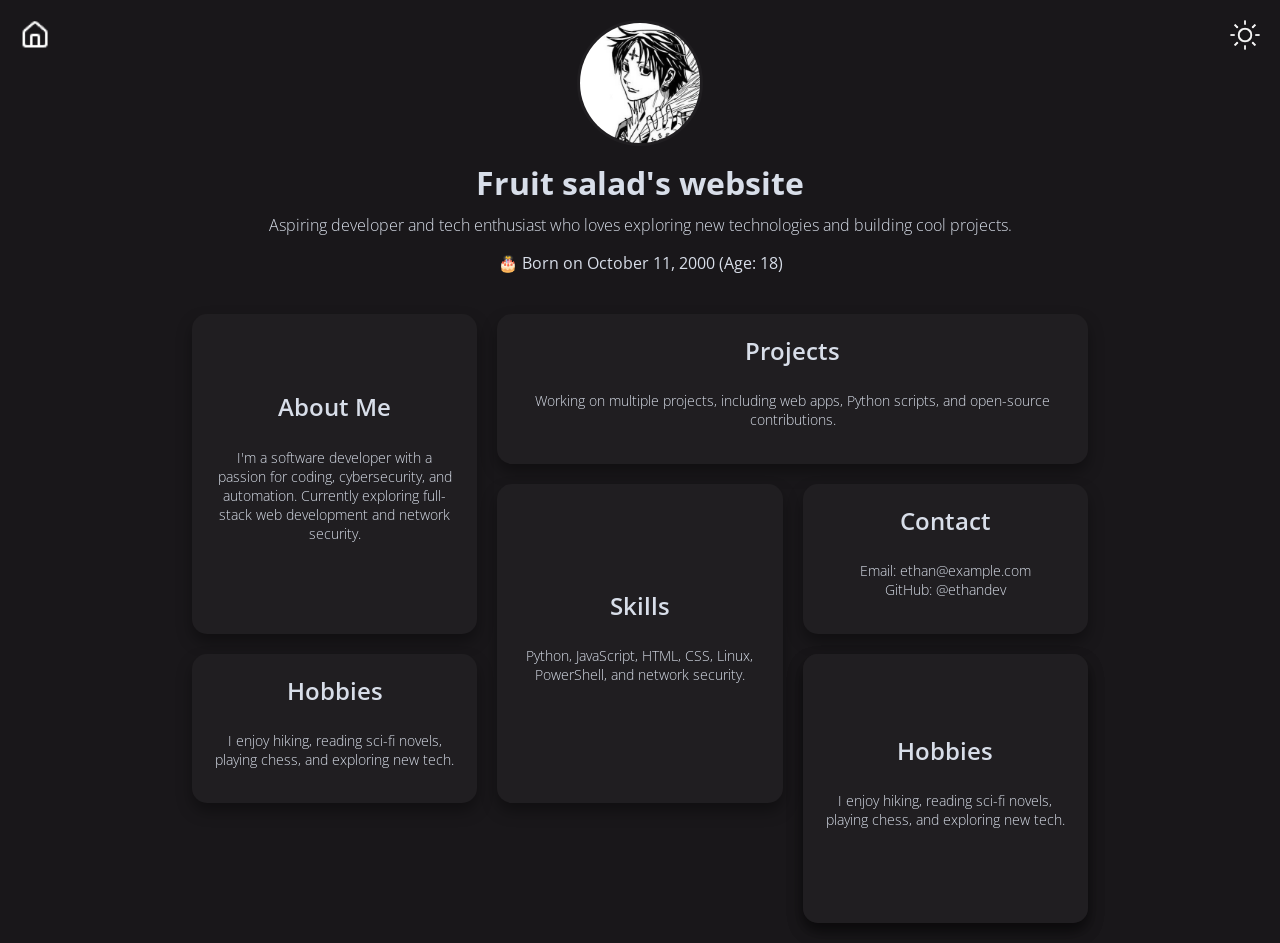
<file: index.html>
<!doctype html>
<html lang="en">
  <head>
    <meta charset="UTF-8" />
    <meta name="viewport" content="width=device-width, initial-scale=1.0" />
    <title>fruitsaladchan</title>
    <link rel="stylesheet" href="assets/css/style.css" />
	<link rel="icon" type="favicon" href="assets/imgs/image.png">
  </head>
  <body>
      <a href="index.html" class="home-icon" id="home-icon">
  <img id="home-icon" src="./assets/imgs/house-white.png" alt="Home">
</a>
    </div>
    <div class="theme-toggle" id="theme-toggle">
      <img id="toggle-icon" src="assets/imgs/sun.png" alt="Toggle Theme" />
    </div>
    <header>
      <img
        class="profile-pic"
        src="assets/imgs/image.png"
        alt="Profile Picture"
      />
      <h1>Fruit salad's website</h1>
      <p class="bio">
        Aspiring developer and tech enthusiast who loves exploring new
        technologies and building cool projects.
      </p>
      <p class="birthday">🎂 Born on October 11, 2000 (Age: 18)</p>
    </header>

    <div class="container">
      <div class="box box1">
        <h2>About Me</h2>
        <p>
          I'm a software developer with a passion for coding, cybersecurity, and
          automation. Currently exploring full-stack web development and network
          security.
        </p>
      </div>
      <div class="box box2">
        <h2>Projects</h2>
        <p>
          Working on multiple projects, including web apps, Python scripts, and
          open-source contributions.
        </p>
      </div>
      <div class="box box3">
        <h2>Skills</h2>
        <p>
          Python, JavaScript, HTML, CSS, Linux, PowerShell, and network
          security.
        </p>
      </div>
      <div class="box box4">
        <h2>Contact</h2>
        <p>Email: ethan@example.com<br />GitHub: @ethandev</p>
      </div>
      <div class="box box5">
        <h2>Links</h2>
        <p>
          <a href="https://github.com/fruitsaladchan">GitHub</a><br />
          <a href="https://www.linkedin.com/in/ethandev" target="_blank"
            >LinkedIn</a
          ><br />
          <a href="https://ethanportfolio.com" target="_blank">Portfolio</a>
        </p>
      </div>
      <div class="box box6">
        <h2>Hobbies</h2>
        <p>
          I enjoy hiking, reading sci-fi novels, playing chess, and exploring
          new tech.
        </p>
      </div>
      <div class="box box7">
        <h2>Hobbies</h2>
        <p>
          I enjoy hiking, reading sci-fi novels, playing chess, and exploring
          new tech.
        </p>
      </div>
    </div>

    <script src="assets/js/script.js"></script>
  </body>
</html>
</file>
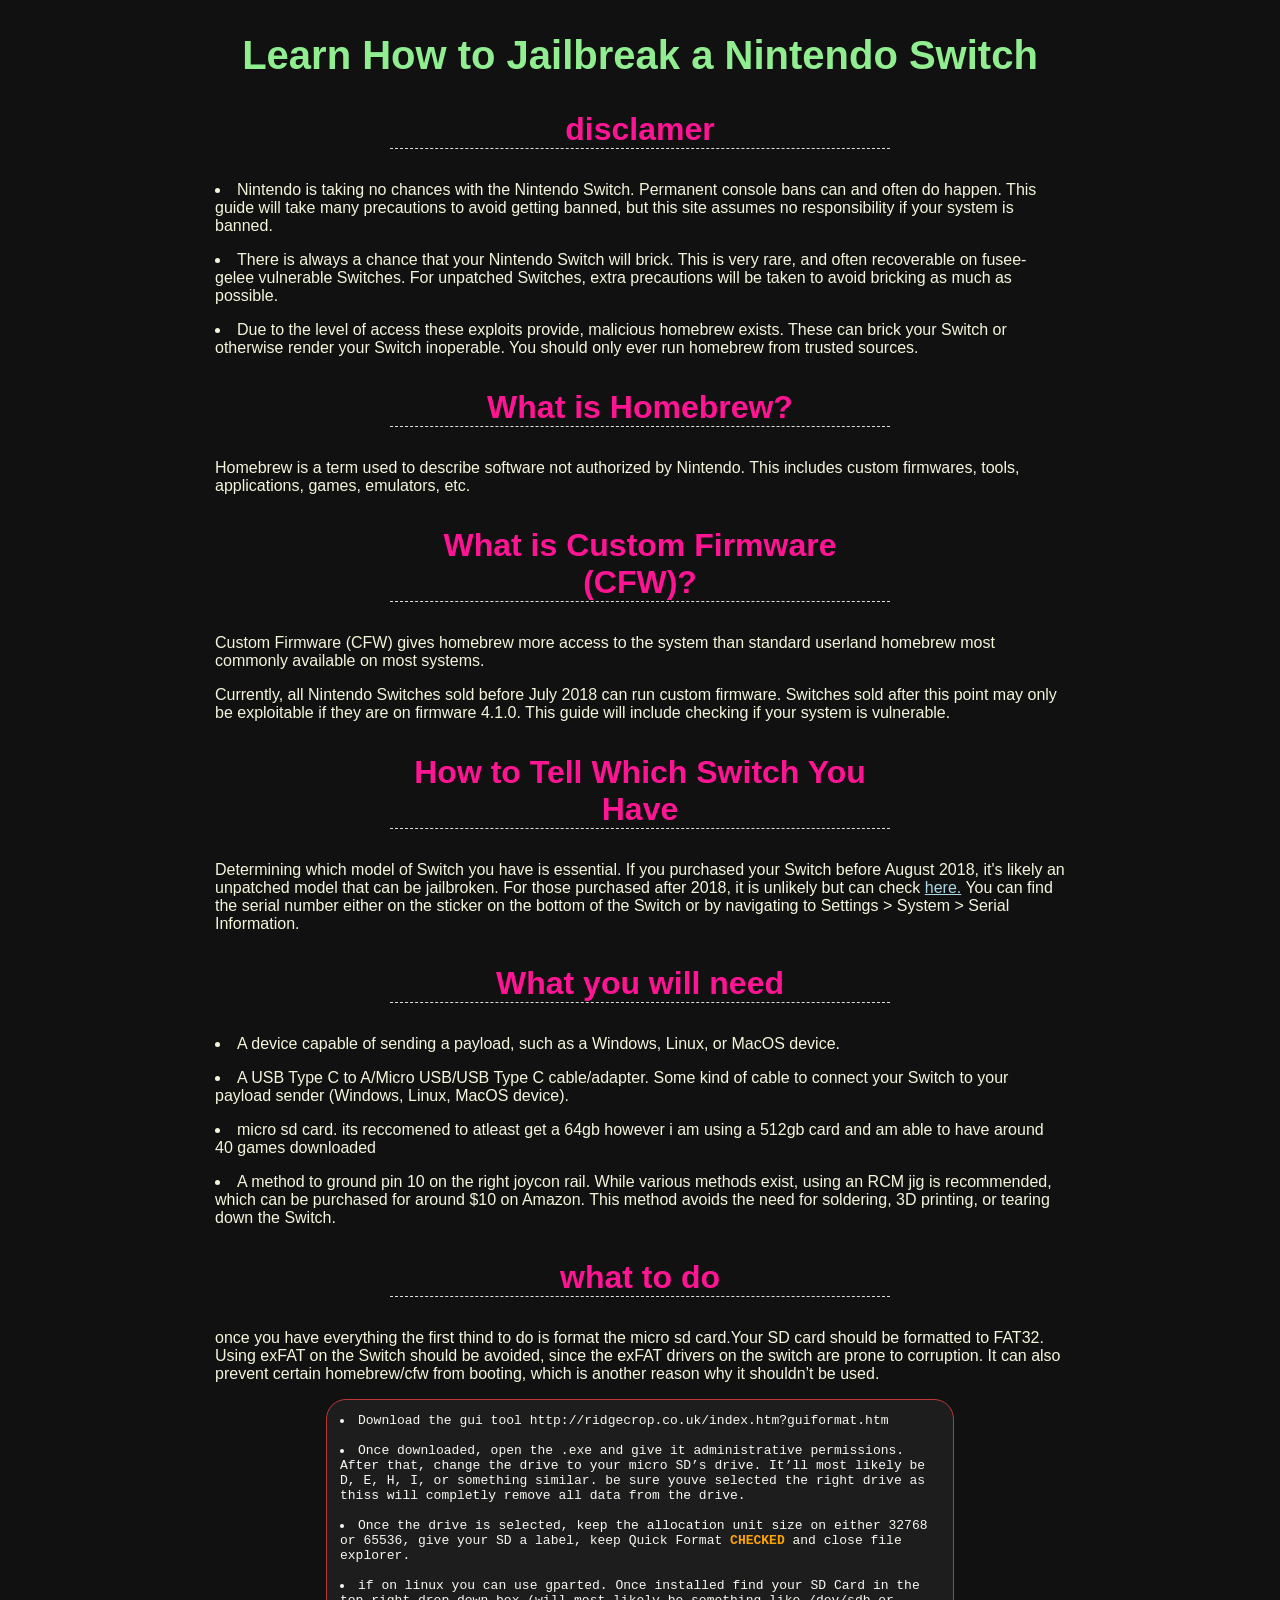
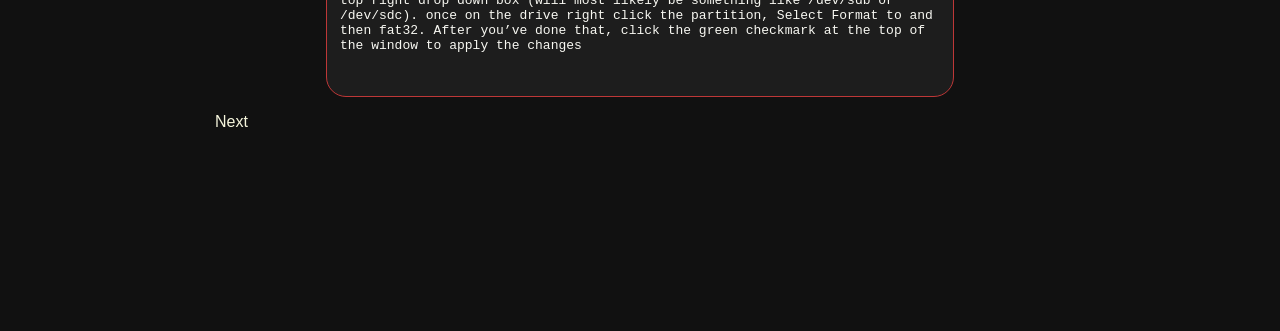
<file: switch.html>
<!DOCTYPE html>
<html lang="en">
<head>
    <meta charset="UTF-8">
    <meta name="viewport" content="width=device-width, initial-scale=1.0">
    <title>Jailbreak Nintendo Switch</title>
    <link rel="stylesheet" type="text/css" href="mywebsite_files/style.css">
    <link rel="icon" href="mywebsite_files/1473031501_lain.gif">
    <style>
        .links {
            display: flex;
            justify-content: center;
            align-items: center;
        }

        .left {
            flex: 1;
            text-align: center;
        }

        .right {
            flex: 1;
            text-align: center; /* Added to center align the links */
        }

        .right ul {
            list-style-type: none;
            padding: 0;
        }

        .right ul li {
            margin-bottom: 5px;
        }

        .center-text {
            text-align: center;
        }

    </style>

</head>
<body>
    <header>
        <section>  
        <h1>Learn How to Jailbreak a Nintendo Switch</h1>
        </section>
    </header>
   
    <main>
         <section>
            <h2>disclamer</h2>
            <li>Nintendo is taking no chances with the Nintendo Switch. Permanent console bans can and often do happen. This guide will take many precautions to avoid getting banned, but this site assumes no responsibility if your system is banned.<p>
            <li>There is always a chance that your Nintendo Switch will brick. This is very rare, and often recoverable on fusee-gelee vulnerable Switches. For unpatched Switches, extra precautions will be taken to avoid bricking as much as possible.<p>
            <li>Due to the level of access these exploits provide, malicious homebrew exists. These can brick your Switch or otherwise render your Switch inoperable. You should only ever run homebrew from trusted sources.<p>

         </section>

        <section>
            <h2>What is Homebrew?</h2>
            <p>Homebrew is a term used to describe software not authorized by Nintendo. This includes custom firmwares, tools, applications, games, emulators, etc.</p>
        </section>
        <section>
            <h2>What is Custom Firmware (CFW)?</h2>
            <p>Custom Firmware (CFW) gives homebrew more access to the system than standard userland homebrew most commonly available on most systems.</p>
            <p>Currently, all Nintendo Switches sold before July 2018 can run custom firmware. Switches sold after this point may only be exploitable if they are on firmware 4.1.0. This guide will include checking if your system is vulnerable.</p>
        </section>
        <section>
            <h2>How to Tell Which Switch You Have</h2>
            <p>Determining which model of Switch you have is essential. If you purchased your Switch before August 2018, it's likely an unpatched model that can be jailbroken. For those purchased after 2018, it is unlikely but can check <a href="https://ismyswitchpatched.com/" >here.</a> You can find the serial number either on the sticker on the bottom of the Switch or by navigating to Settings > System > Serial Information</a>.</p>
        </section>
        <section>
            <h2>What you will need</h2>

<article>
<li>A device capable of sending a payload, such as a Windows, Linux, or MacOS device.</p> 
<li>A USB Type C to A/Micro USB/USB Type C cable/adapter. Some kind of cable to connect your Switch to your payload sender (Windows, Linux, MacOS device). </p>
<li>micro sd card. its reccomened to atleast get a 64gb however i am using a 512gb card and am able to have around 40 games downloaded</p>
<li>A method to ground pin 10 on the right joycon rail. While various methods exist, using an RCM jig is recommended, which can be purchased for around $10 on Amazon. This method avoids the need for soldering, 3D printing, or tearing down the Switch.

<h2>what to do </h2>

<p>once you have everything the first thind to do is format the micro sd card.Your SD card should be formatted to FAT32. Using exFAT on the Switch should be avoided, since the exFAT drivers on the switch are prone to corruption. It can also prevent certain homebrew/cfw from booting, which is another reason why it shouldn’t be used.<p>
<div class="highlight"><pre style="color:#f8f8f2;background-color:#1d1d1d;-moz-tab-size:4;-o-tab-size:4;tab-size:4"><code class="language-sh" data-lang="sh"><li>Download the gui tool http://ridgecrop.co.uk/index.htm?guiformat.htm

<li>Once downloaded, open the .exe and give it administrative permissions. After that, change the drive to your micro SD’s drive. It’ll most likely be D, E, H, I, or something similar. be sure youve selected the right drive as thiss will completly remove all data from the drive.</li>
<li>Once the drive is selected, keep the allocation unit size on either 32768 or 65536, give your SD a label, keep Quick Format <strong>CHECKED</strong> and close file explorer.</li>
<li>if on linux you can use gparted. Once installed find your SD Card in the top right drop down box (will most likely be something like /dev/sdb or /dev/sdc). once on the drive right click the partition, Select Format to and then fat32. After you’ve done that, click the green checkmark at the top of the window to apply the changes </li>

</code></pre></div><p>Next</p>
</file>
<file: assets/css/style.css>
/* Open Sans Font */
@import url("https://fonts.googleapis.com/css2?family=Open+Sans:wght@300;400;700&display=swap");

:root {
  --bg-color-dark: #19171a;
  --box-color-dark: #201e21;
  --text-color-dark: #d8dee9;

  --bg-color-light: #f5f5f5;
  --box-color-light: #e4e6e6;
  --text-color-light: #3a3a3a;

  --box-shadow-dark: rgba(0, 0, 0, 0.35);
  --box-shadow-light: rgba(0, 0, 0, 0.4);
}

body {
  margin: 0;
  padding: 0;
  font-family: "Open Sans", sans-serif;
  display: flex;
  flex-direction: column;
  align-items: center;
  background-color: var(--bg-color-dark);
  color: var(--text-color-dark);
  transition:
    background-color 0.5s,
    color 0.5s;
}

.home-icon {
  position: absolute;
  top: 20px;
  left: 20px;
}

.home-icon img {
  width: 30px;
  height: 30px;
  cursor: pointer;
}

.theme-toggle {
  position: absolute;
  top: 20px;
  right: 20px;
  cursor: pointer;
}

.theme-toggle img {
  width: 30px;
  height: 30px;
}

header {
  text-align: center;
  margin-top: 20px;
}

.profile-pic {
  width: 120px;
  height: 120px;
  border-radius: 50%;
  object-fit: cover;
  border: 3px solid var(--box-color-dark);
  transition: border-color 0.5s;
}

h1 {
  margin: 10px 0;
  font-weight: 700;
}

.bio {
  font-weight: 300;
  margin: 5px 0;
}

.birthday {
  font-weight: 400;
  margin-bottom: 20px;
}

.container {
  display: grid;
  grid-template-columns: repeat(6, 1fr);
  grid-template-rows: repeat(3, auto);
  gap: 20px;
  margin: 20px;
  max-width: 70%;
}

.box {
  background-color: var(--box-color-dark);
  border-radius: 15px;
  padding: 20px;
  display: flex;
  flex-direction: column;
  align-items: center;
  justify-content: center;
  text-align: center;
  color: var(--text-color-dark);
  box-shadow: 0 8px 15px var(--box-shadow-dark);
  transition:
    transform 0.3s,
    box-shadow 0.3s,
    background-color 0.5s,
    color 0.5s;
}

.box:hover {
  transform: translateY(-10px);
  box-shadow: 0 15px 30px var(--box-shadow-dark);
}

.box h2 {
  margin: 0 0 10px;
  font-size: 1.5rem;
  font-weight: 600;
}

.box p {
  font-size: 0.9em;
  font-weight: 300;
  font-family: "Open Sans", sans-serif;
}

.box1 {
  grid-column: 1 / 3;
  grid-row: 1 / 3;
}

.box2 {
  grid-column: 3 / 7;
  grid-row: 1 / 2;
}

.box3 {
  grid-column: 3 / 5;
  grid-row: 2 / 5;
}

.box4 {
  grid-column: 5 / 7;
  grid-row: 2 / 3;
}

.box5 {
  grid-column: 5 / 7;
  grid-row: 3 / 11;
}

.box6 {
  grid-column: 5 / 7;
  grid-row: 3 / 11;
}

.box7 {
  grid-column: 1 / 3;
  grid-row: 3 / 5;
}

/* Light Mode Styles */
.light-mode {
  background-color: var(--bg-color-light);
  color: var(--text-color-light);
}

.light-mode .profile-pic {
  border-color: var(--box-color-light);
}

.light-mode .box {
  background-color: var(--box-color-light);
  color: var(--text-color-light);
  box-shadow: 0 8px 15px var(--box-shadow-light);
}

.light-mode .box:hover {
  box-shadow: 0 15px 30px var(--box-shadow-light);
}

.light-mode a {
  color: var(--text-color-light);
}
</file>
<file: mywebsite_files/style.css>
body {
	color: beige ;
	background: #111 ;
	margin-bottom: 200px ;
    	font-family: sans-serif ;
}

h1 {
	text-align: center ;
	color: #90ee90 ;
}

header h1 {
	font-size: 40px ;
}

h2 {
	text-align: center ;
	color: deeppink ;
	font-size: 24pt ;
	border-bottom: dashed #ddd 1px ;
	max-width: 500px ;
	margin: 1em auto ;
}

h3 {
    color: gold ;
	clear: both ;
}

a {
    color: lightblue ;
}

a:hover {
    color: white ;
}

dt {
	font-weight: bold ;
}

code {
	border-radius: 5px ;
}
pre {
	background: #111222 ;
	border: 1px solid #be3737 ;
	border-radius: 20px ;
	padding: 1em ;
	white-space: pre-wrap;
	overflow-wrap: break-word ;
	max-width: 600px ;
	margin: auto ;
}

.wide { max-width: inherit ; }

p img, li img, h1 img, h2 img, h3 img, h4 img, dt img, .inline {
	vertical-align: middle ;
	max-width: 1em;
	max-height: 1em;
	border: none ;
	display: inline ;
}

p img, li img, h1 img, h2 img, h3 img, h4 img, dt img, .inline {
	vertical-align: middle ;
	max-width: 1em;
	max-height: 1em;
	border: none ;
	display: inline ;
}

img {
	max-width: 90% ;
	margin: auto ;
	display: block ;
	border: none ;
}
.titleimg {
	border: none ;
	height: 150px ;
}
strong {
	color: orange ;
}

footer {
	text-align: center ;
	font-variant: small-caps ;
	clear: both ;
	padding: 2em 0 ;
}
footer li {
	display: inline-block ;
	padding: 0 .5em ;
	font-size: x-large ;
}
footer li:hover {
	background: lightblue ;
}

nav { font-size: small ;}

footer { font-size: large ; }

nav ul, footer ul, #taglist {
	padding: 0;
}

main {
	margin: auto ;
}

aside {
    border: solid 1px black ;
    border-radius: 20px ;
    padding: 0 1em 0 1em ;
    font-size: small ;
}

aside p {
    color: gray ;
}

aside code {
    color: green ;
}

aside.callout  {
    border: solid 1px orange;
}

.cnp {
	width: 100% ;

}


@media (min-width: 55em) {

    aside {
    margin: 0 30px 0 30px;
    }

	.resright, .disappear {
		display: block ;
		float: right;
		padding: 20px ;
		clear: both ;
		max-height: 400px ;
		max-width: 300px ;
	}

    header { max-width: 900px ; margin: auto;}
	main { max-width: 850px ; }
}

.ll {
	font-size: large ;
	line-height: 1.3em ;
	max-width: 600px;
	margin: auto ;
	display: block ;
}

.ll dt {
	display: inline-block ;
	width: 6em ;
	background: gray ;
	max-width: 30% ;
}

.ll dd {
	display: inline ;
	background: blue ;
	max-width: 60% ;
}

.ll dd:after {
	display:block;
	content: '' ;
}


.qr { max-width: 150px ; padding: 10px; border: none; }
.cryptocontainer {
    display: flex ;
    flex-wrap: wrap ;
    justify-content: center ;
}
.cryptoinfo {
    max-width: 350px ;
    text-align: center ;
    padding-left: 10px ;
    padding-right: 10px ;
}
.cryptoinfo code,.crypto {
	font-size: small ;
	overflow-wrap: break-word ;
}

@-webkit-keyframes next {
    0% {color: yellow ;}
    100% {color: lightblue}
}

.prev {
	font-size: large ;
	text-align: center ;
	margin: auto ;
	display: block ;
	font-weight: bold ;
	padding: 1em ;
}

.prev:before {
	content: "👈" ;
}

.next a {
	color: inherit ;
}

.next {
	  -webkit-animation:next 1s infinite alternate ;
	font-size: xx-large ;
	text-align: center ;
	margin: auto ;
	display: block ;
	font-weight: bold ;
	padding: 1em ;
}

#servicelist {
	text-align: center ;
}

.next:before {
	content: "👉" ;
}

#servicelist {
	padding-left: 0 ;
}

#servicelist li {
	display: inline-block ;
	height: 150px ;
	width: 150px ;
	position: relative ;
}

#servicelist img {
	height: 80% ;
	width: 80% ;
	max-height: none ;
	max-width: none ;
	position: absolute ;
	left: 50% ;
	transform: translateX(-50%);
}

#servicelist .title, #servicelist li:hover .desc {
	display: block ;
	position: absolute ;
	color: white ;
	width: 100% ;
	text-align: center ;
	top: 50%;
  	transform: translateY(-50%);
	border-radius: 1em ;
	font-size: large ;

}

.left {
	width: 45% ;
	float: left ;
	clear: both ;
}

.right {
	width: 45% ;
	float: right ;
}

br {
	clear: both;
}

#servicelist .title {
	font-size: xx-large ;
	background-color: rgba(3,3,3,0.6) ;
}
#servicelist li:hover .desc {
	background-color: rgba(3,3,3,0.9) ;
}

#servicelist li:hover .title, .desc, .tags {
	display: none ;
}

mark {
	background: unset ;
	color: orange ;
	font-weight: bold ;
}

.rounded-image {
  border-radius: 5%;
}
</file>
